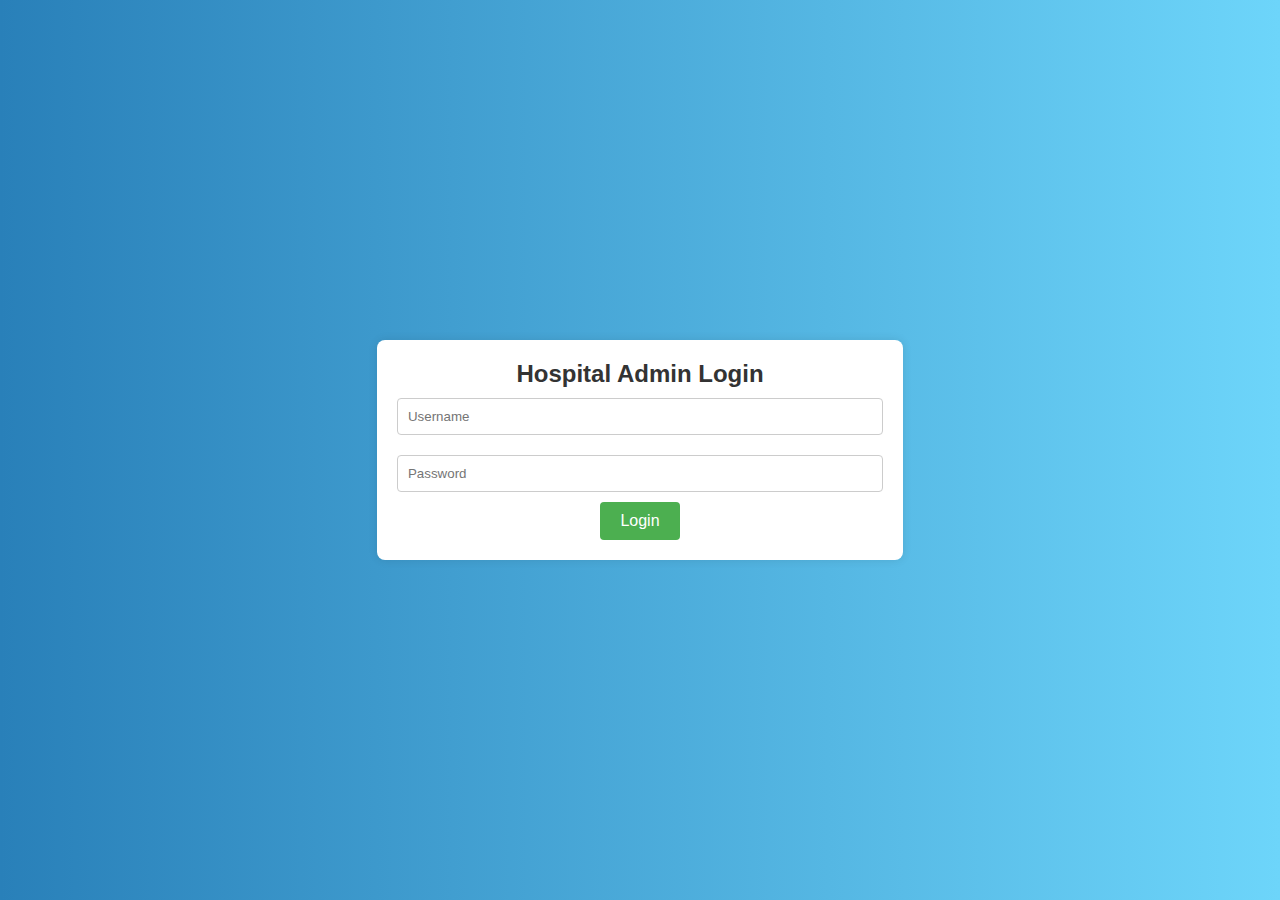
<file: adminlogin.html>
<!DOCTYPE html>
<html lang="en">

<head>
    <meta charset="UTF-8">
    <meta name="viewport" content="width=device-width, initial-scale=1.0">
    <title>Hospital Admin Login</title>
    <link rel="stylesheet" href="styles.css"> <!-- Link to your stylesheet if you have one -->
    <style>
        body {
            margin: 0;
            padding: 0;
            font-family: 'Arial', sans-serif;
            background: linear-gradient(to right, #2980B9, #6DD5FA);
            display: flex;
            align-items: center;
            justify-content: center;
            height: 100vh;
        }

        .login-container {
            background: #fff;
            padding: 20px;
            border-radius: 8px;
            box-shadow: 0 0 10px rgba(0, 0, 0, 0.1);
            text-align: center;
        }

        h2 {
            color: #333;
        }

        input {
            width: 100%;
            padding: 10px;
            margin: 10px 0;
            box-sizing: border-box;
            border: 1px solid #ccc;
            border-radius: 4px;
        }

        button {
            background-color: #4CAF50;
            color: #fff;
            padding: 10px 20px;
            border: none;
            border-radius: 4px;
            cursor: pointer;
            font-size: 16px;
        }

        button:hover {
            background-color: #45a049;
        }
    </style>
</head>

<body>
    <div class="login-container">
        <h2>Hospital Admin Login</h2>
        <form action="#" method="post">
            <input type="text" id="username" name="username" placeholder="Username" required>
            <input type="password" id="password" name="password" placeholder="Password" required>
            <button type="submit">Login</button>
        </form>
    </div>
</body>

</html>
</file>
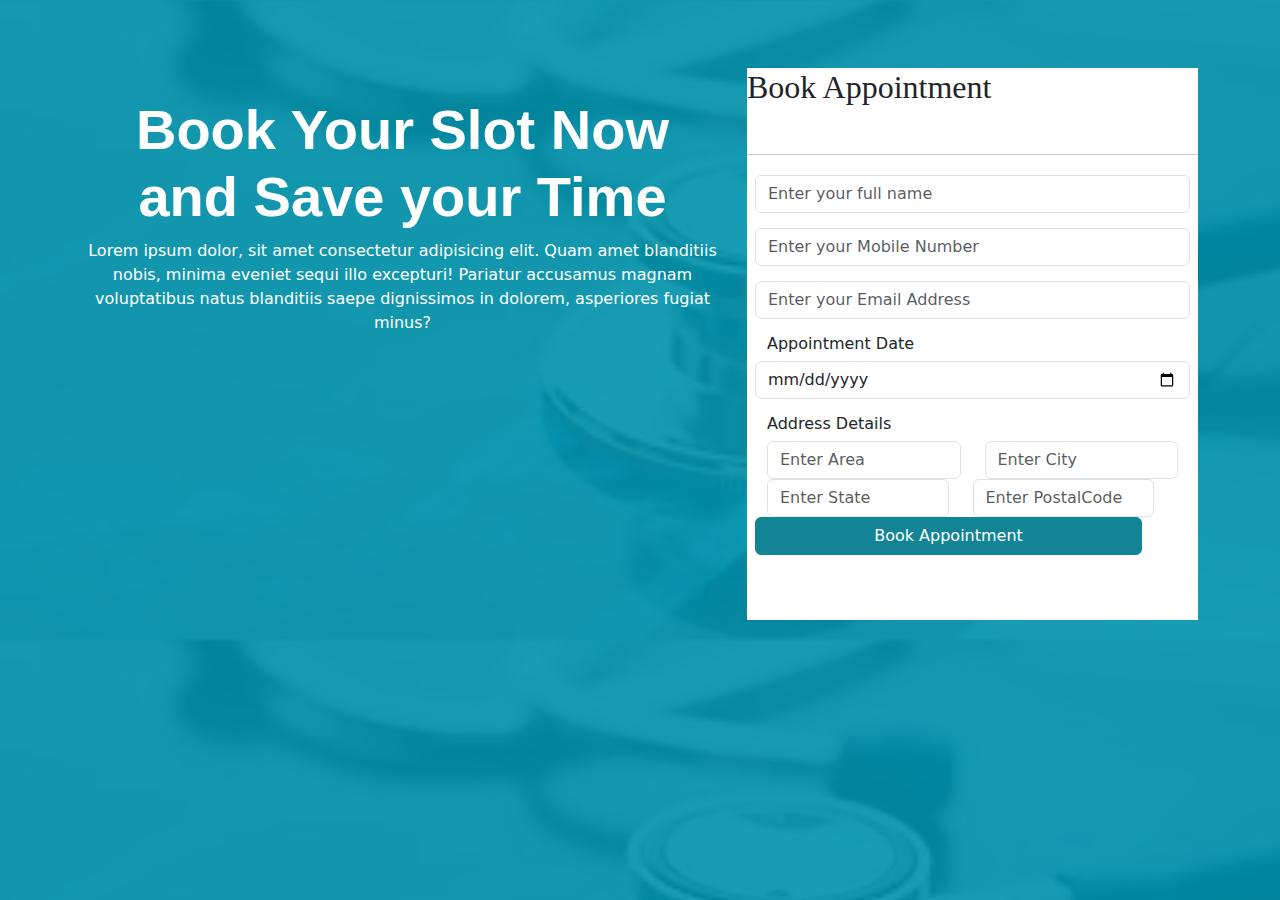
<file: appoint.html>
<!DOCTYPE html>
<html lang="en">
<head>
    <meta charset="UTF-8">
    <meta name="viewport" content="width=device-width, initial-scale=1.0">
    <title>Book Appointment</title>
    <link rel="stylesheet" href="styles1.css">
    <link rel="stylesheet" href="bootstrap.css">
    <link rel="stylesheet" href="datepicker.css">
<body>
    <div class="inner-layer">
        <div class="container">
            <div class="row">
                <div class="col-sm-7">
                    <div class="content">
                        <h1>Book Your Slot Now and Save your Time</h1>
                        <p>Lorem ipsum dolor, sit amet consectetur adipisicing elit. Quam amet blanditiis nobis, minima eveniet sequi illo excepturi! Pariatur accusamus magnam voluptatibus natus blanditiis saepe dignissimos in dolorem, asperiores fugiat minus?</p>
                    

                    </div>
                </div>
                <div class="col-sm-5">
                    <div class="form-data">
                        <h2>Book Appointment</h2>
                        <div class="form-head">

                        </div>
                        <div class="form-body">
                            <div class="row form-row">
                                <input type="text" placeholder="Enter your full name" class="form-control">
                            </div>
                            <div class="row form-row">
                                <input type="text" placeholder="Enter your Mobile Number" class="form-control">
                            </div>
                            <div class="row form-row">
                                <input type="text" placeholder="Enter your Email Address" class="form-control">
                            </div>
                            <div class="row form-row">
                                <h6>Appointment Date</h6>
        
                                <input type="date" placeholder="Appointment Date" class="form-control">
                            </div>
                            <h6>Address Details</h6>
                            <div class="row form-row">
                                <div class="col-sm-6">
                                    <input type="text" placeholder="Enter Area" class="form-control">
                                </div>
                                <div class="col-sm-6">
                                    <input type="text" placeholder="Enter City" class="form-control">
                                </div>
                                <div class="row form-row">
                                    <div class="col-sm-6">
                                        <input type="text" placeholder="Enter State" class="form-control">
                                    </div>
                                    <div class="col-sm-6">
                                        <input type="text" placeholder="Enter PostalCode" class="form-control">
                                    </div>
                                    <div class="row form-row">
                                        <button class="btn btn-success btn-appointment">
                                           Book Appointment 
                                        </button>
                                    </div>
                            </div>
                        </div>
                    </div>
                </div>
            </div>
        </div>
    </div>
    <script src="bootstrap-datepicker.js"></script>
    
</body>
</html>
</file>
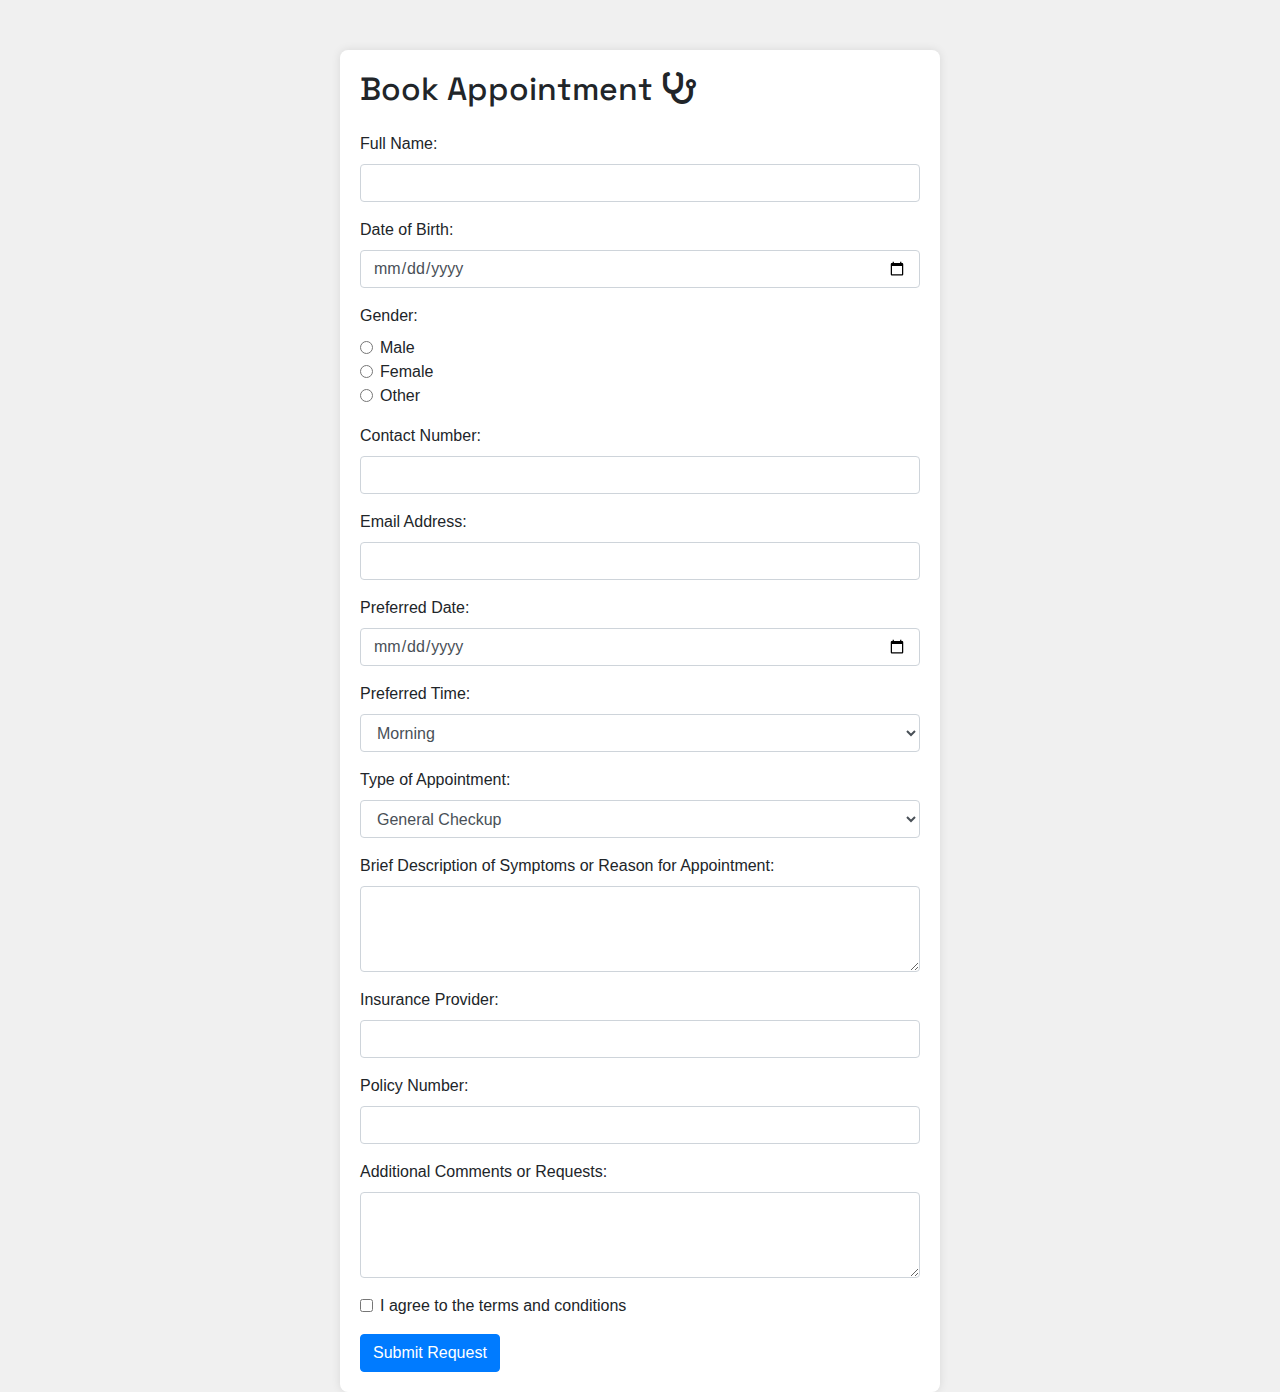
<file: appoint2.html>
<!DOCTYPE html>
<html lang="en">
<head>
  <meta charset="UTF-8">
  <meta name="viewport" content="width=device-width, initial-scale=1.0">
  <title>Hospital Appointment Request</title>
  <!-- Bootstrap CSS -->
  <link rel="stylesheet" href="https://stackpath.bootstrapcdn.com/bootstrap/4.5.2/css/bootstrap.min.css">
  <link rel="stylesheet" href="https://cdnjs.cloudflare.com/ajax/libs/font-awesome/6.5.1/css/all.min.css">
  <style>
    body {
      background-color: #f8f9fa;
    }
    .container {
      max-width: 600px;
      margin-top: 50px;
    }
  </style>
</head>
<body>

<div class="container">
  <h2 class="mb-4">Book Appointment  <i class="fa-solid fa-stethoscope"></i></h2>
  <form action="https://formspree.io/f/mnqeajvo" method="post">
   
      

  

    <!-- Patient Information -->
    <div class="form-group">
      <label for="fullName">Full Name:</label>
      <input type="text" class="form-control" id="fullName" required>
    </div>
    <div class="form-group">
      <label for="dob">Date of Birth:</label>
      <input type="date" class="form-control" id="dob" required>
    </div>
    <div class="form-group">
      <label>Gender:</label>
      <div class="form-check">
        <input class="form-check-input" type="radio" name="gender" id="male" value="male" required>
        <label class="form-check-label" for="male">Male</label>
      </div>
      <div class="form-check">
        <input class="form-check-input" type="radio" name="gender" id="female" value="female" required>
        <label class="form-check-label" for="female">Female</label>
      </div>
      <div class="form-check">
        <input class="form-check-input" type="radio" name="gender" id="other" value="other" required>
        <label class="form-check-label" for="other">Other</label>
      </div>
    </div>
    <div class="form-group">
      <label for="contactNumber">Contact Number:</label>
      <input type="tel" class="form-control" id="contactNumber" required>
    </div>
    <div class="form-group">
      <label for="email">Email Address:</label>
      <input type="email"  class="form-control" id="Email" name="_replyto" required>
    </div>

    <!-- Appointment Details -->
    <div class="form-group">
      <label for="preferredDate">Preferred Date:</label>
      <input type="date" class="form-control" id="preferredDate" required>
    </div>
    <div class="form-group">
      <label for="preferredTime">Preferred Time:</label>
      <select class="form-control" id="preferredTime" required>
        <option value="morning">Morning</option>
        <option value="afternoon">Afternoon</option>
        <option value="evening">Evening</option>
      </select>
    </div>
    <div class="form-group">
      <label>Type of Appointment:</label>
      <select class="form-control" id="appointmentType" required>
        <option value="generalCheckup">General Checkup</option>
        <option value="specialistConsultation">Specialist Consultation</option>
        <option value="diagnosticTest">Diagnostic Test</option>
        <option value="other">Other</option>
      </select>
    </div>

    <!-- Medical History -->
    <div class="form-group">
      <label for="symptoms">Brief Description of Symptoms or Reason for Appointment:</label>
      <textarea class="form-control" id="symptoms" rows="3"></textarea>
    </div>

    <!-- Insurance Information -->
    <div class="form-group">
      <label for="insuranceProvider">Insurance Provider:</label>
      <input type="text" class="form-control" id="insuranceProvider">
    </div>
    <div class="form-group">
      <label for="policyNumber">Policy Number:</label>
      <input type="text" class="form-control" id="policyNumber">
    </div>

    <!-- Additional Comments or Requests -->
    <div class="form-group">
      <label for="additionalComments">Additional Comments or Requests:</label>
      <textarea class="form-control" id="additionalComments" rows="3"></textarea>
    </div>

    <!-- Terms and Conditions -->
    <div class="form-check">
      <input class="form-check-input" type="checkbox" id="termsAndConditions" required>
      <label class="form-check-label" for="termsAndConditions">I agree to the terms and conditions</label>
    </div>

    <!-- Submit Button -->
    <button type="submit" class="btn btn-primary mt-3">Submit Request</button>
    
  
  </form>
</div>

<!-- Bootstrap JS and Popper.js -->
<script src="https://code.jquery.com/jquery-3.5.1.slim.min.js"></script>
<script src="https://cdn.jsdelivr.net/npm/@popperjs/core@2.10.2/dist/umd/popper.min.js"></script>
<script src="https://stackpath.bootstrapcdn.com/bootstrap/4.5.2/js/bootstrap.min.js"></script>
<style>
    @import url('https://fonts.googleapis.com/css2?family=Dancing+Script:wght@400;500&family=Kanit&family=Noto+Sans:wght@200&family=Quicksand:wght@600&family=Space+Grotesk:wght@600&family=Varela+Round&display=swap');
    h2{
        font-family: 'Space Grotesk', sans-serif;
    }
    
    body {
      background-color: #f0f0f0;
    }
  
    .container {
      max-width: 600px;
      margin-top: 50px;
      background-color: #ffffff;
      padding: 20px;
      border-radius: 8px;
      box-shadow: 0 0 10px rgba(0, 0, 0, 0.1);
    }
  
    /* Submit button styles */
    button[type="submit"] {
      background-color: #007bff; /* Default background color */
      color: #ffffff; /* Default text color */
      transition: background-color 0.3s ease; /* Transition effect for smooth hover */
    }
  
    button[type="submit"]:hover {
      background-color: #0056b3; /* Hover background color */
    }
    
</style>

</body>
</html>
</file>
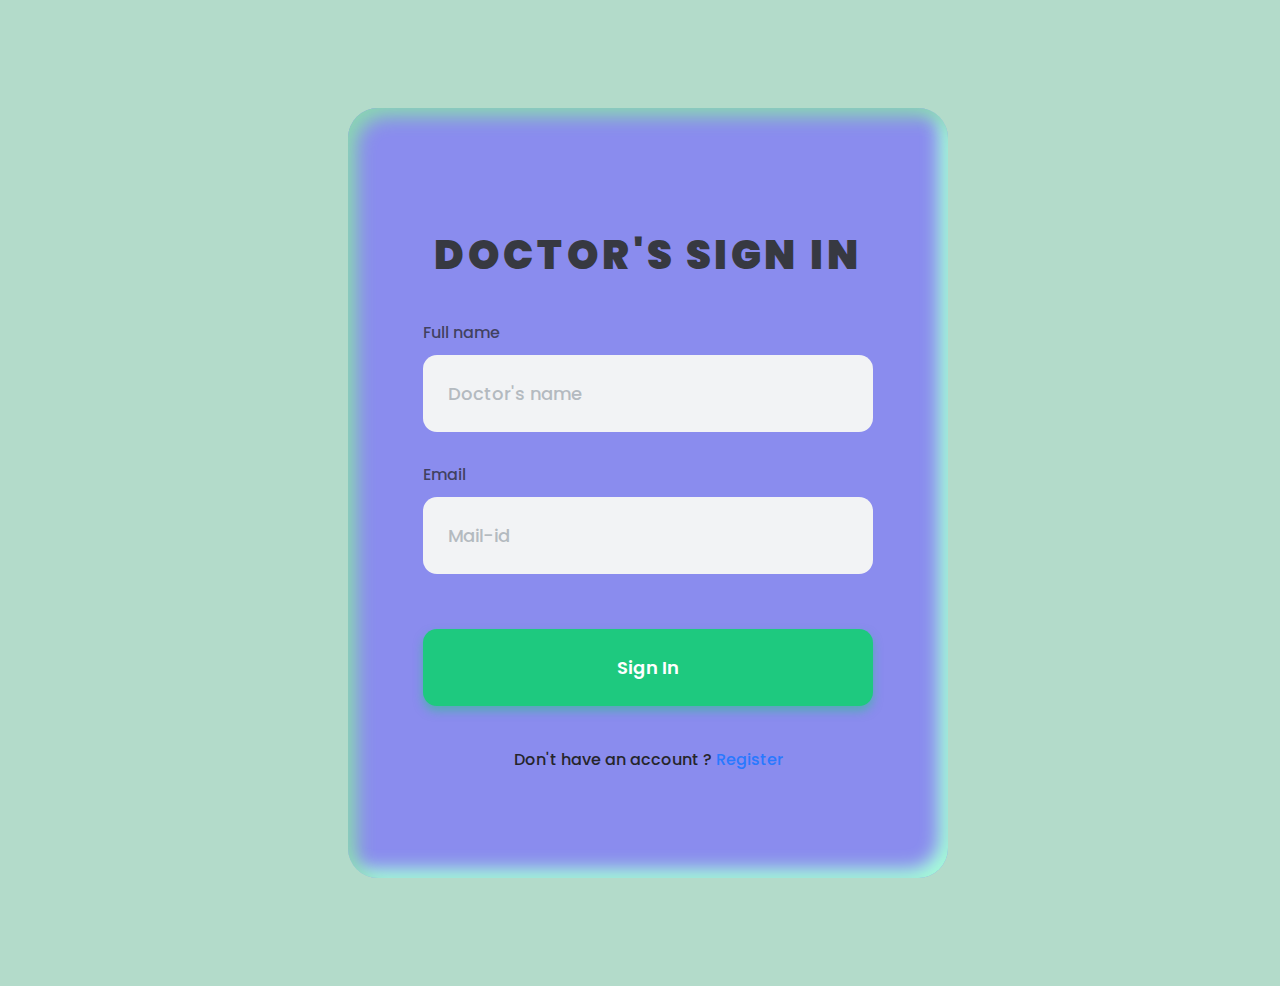
<file: doclogin.html>
<!DOCTYPE html>
<html lang="en">
  <head>
    <meta charset="UTF-8" />
    <meta name="viewport" content="width=device-width, initial-scale=1.0" />
    <meta http-equiv="X-UA-Compatible" content="ie=edge" />
    <link rel="stylesheet" href="https://stackpath.bootstrapcdn.com/font-awesome/4.7.0/css/font-awesome.min.css"/>
    <link rel="stylesheet" href="doclogin.css" />
    <title>Doctor's signup</title>
    
  </head>
  <body>
    <div class="signup">
      <h1 class="signup-heading">Doctor's Sign In</h1>
      <form action="#" class="signup-form" autocomplete="off">
        <label for="fullname" class="signup-label">Full name</label>
        <input type="text" id="fullname" class="signup-input" placeholder="Doctor's name">
        <label for="email" class="signup-label">Email</label>
        <input type="email" id="email" class="signup-input" placeholder="Mail-id">
        <button class="signup-submit">Sign In</button>
      </form>
      <p class="signup-already">
        <span>Don't have an account ?</span>
        <a href="docreg.html" class="signup-login-link">Register</a>
      </p>
    </div>
  </body>
</html>
</file>
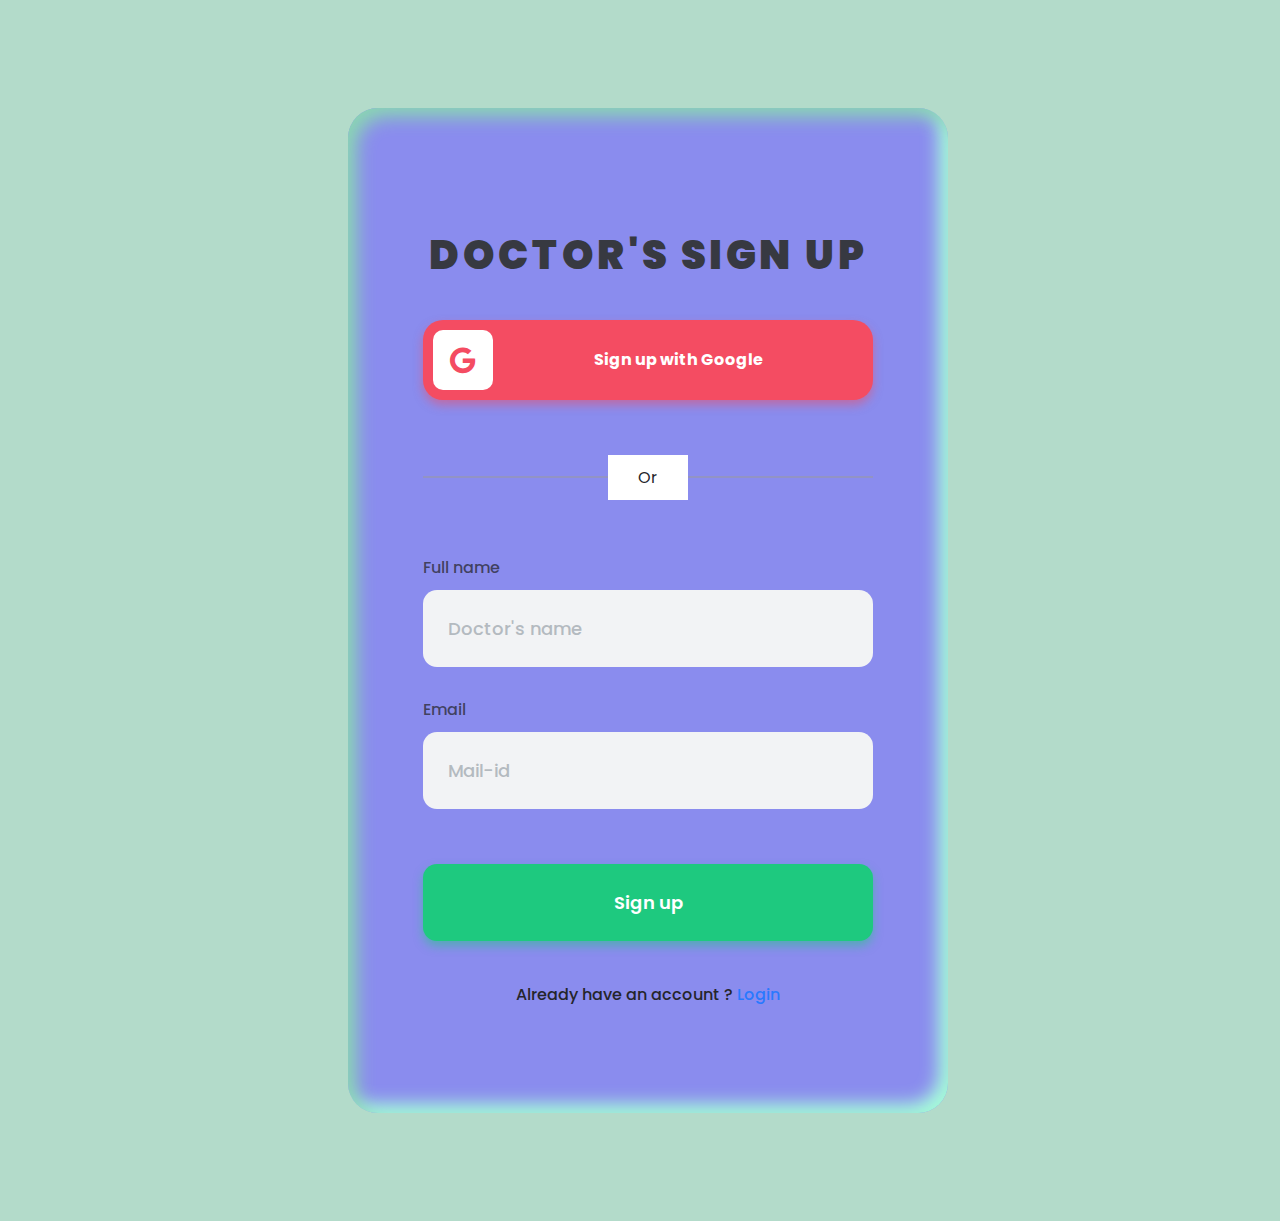
<file: docreg.html>
<!DOCTYPE html>
<html lang="en">
  <head>
    <meta charset="UTF-8" />
    <meta name="viewport" content="width=device-width, initial-scale=1.0" />
    <meta http-equiv="X-UA-Compatible" content="ie=edge" />
    <link rel="stylesheet" href="https://stackpath.bootstrapcdn.com/font-awesome/4.7.0/css/font-awesome.min.css"/>
    <link rel="stylesheet" href="docreg.css" />
    <title>Doctor's signup</title>
    
  </head>
  <body>
    <div class="signup">
      <h1 class="signup-heading">Doctor's Sign up</h1>
      <button class="signup-social">
        <i class="fa fa-google signup-social-icon"></i>
        <span class="signup-social-text">Sign up with Google</span>
      </button>
      <div class="signup-or"><span>Or</span></div>
      <form action="#" class="signup-form" autocomplete="off">
        <label for="fullname" class="signup-label">Full name</label>
        <input type="text" id="fullname" class="signup-input" placeholder="Doctor's name">
        <label for="email" class="signup-label">Email</label>
        <input type="email" id="email" class="signup-input" placeholder="Mail-id">
        <button class="signup-submit">Sign up</button>
      </form>
      <p class="signup-already">
        <span>Already have an account ?</span>
        <a href="doclogin.html" class="signup-login-link">Login</a>
      </p>
    </div>
  </body>
</html>
</file>
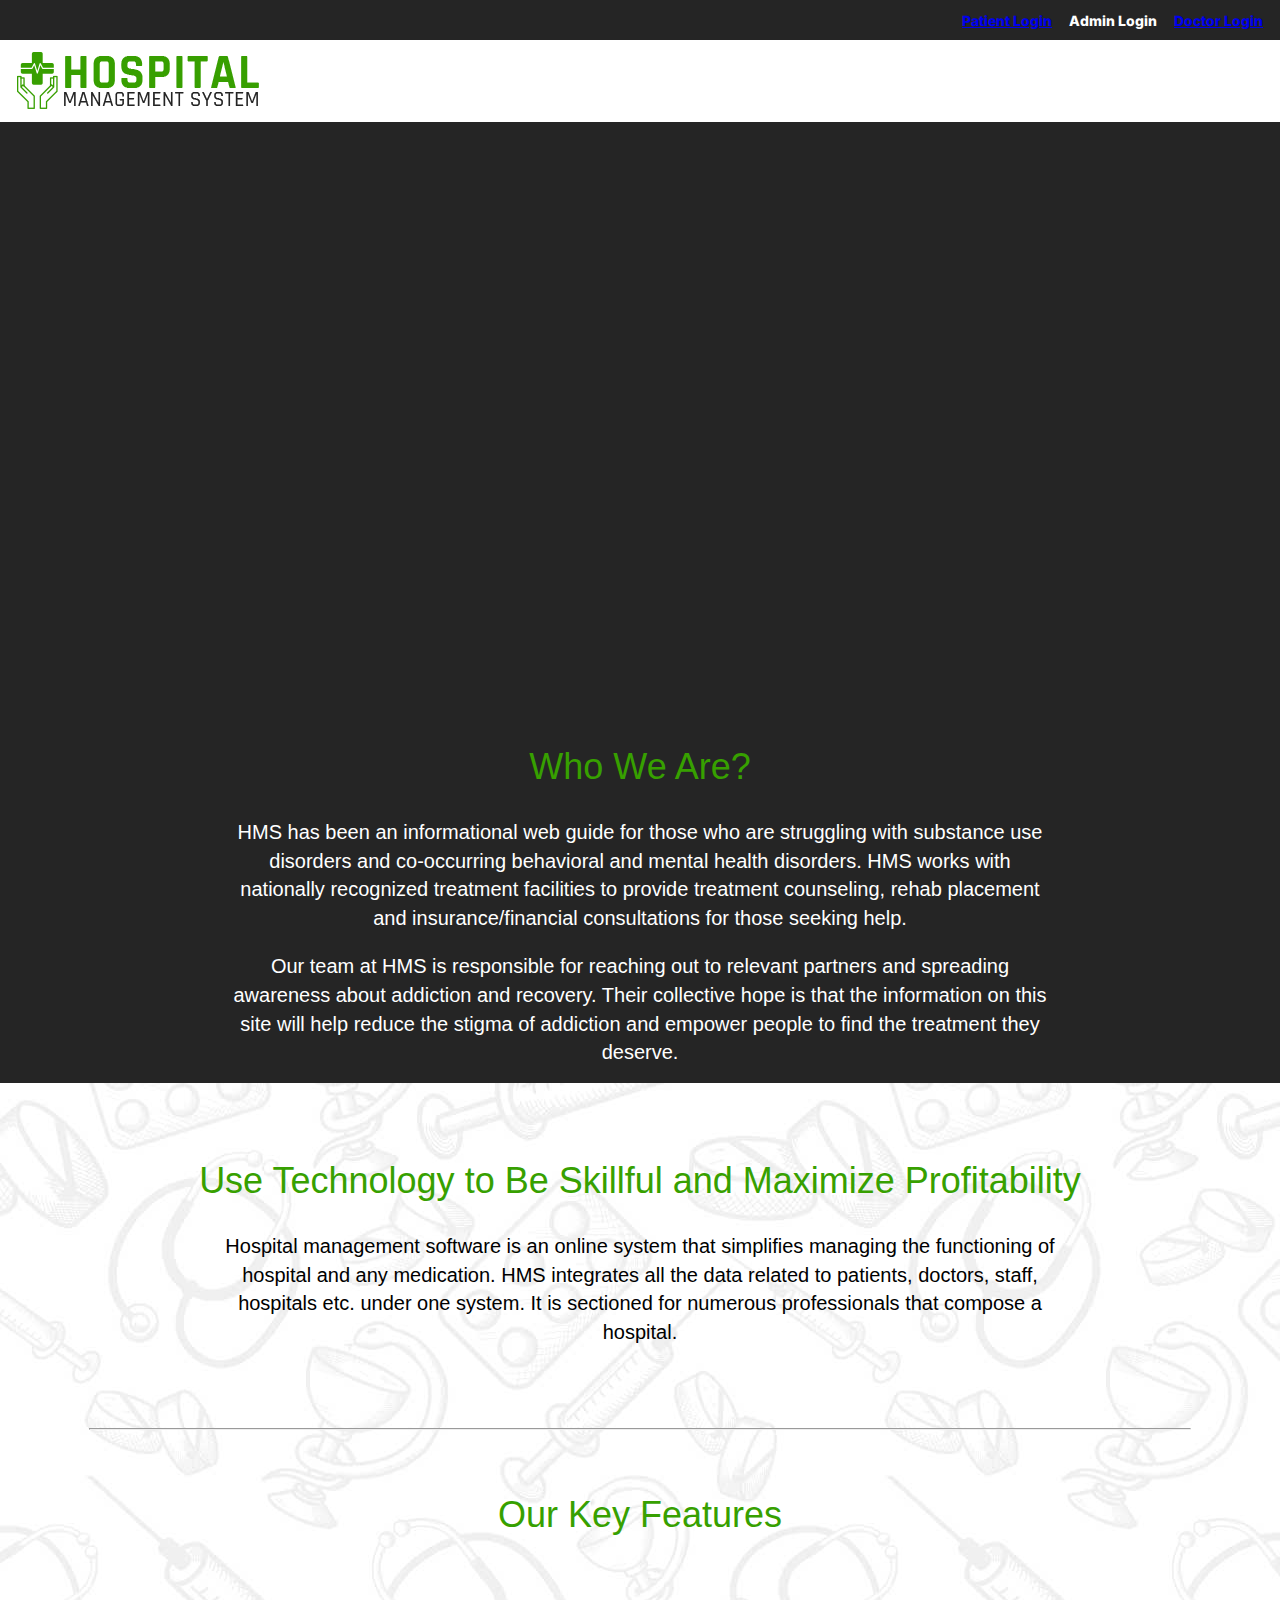
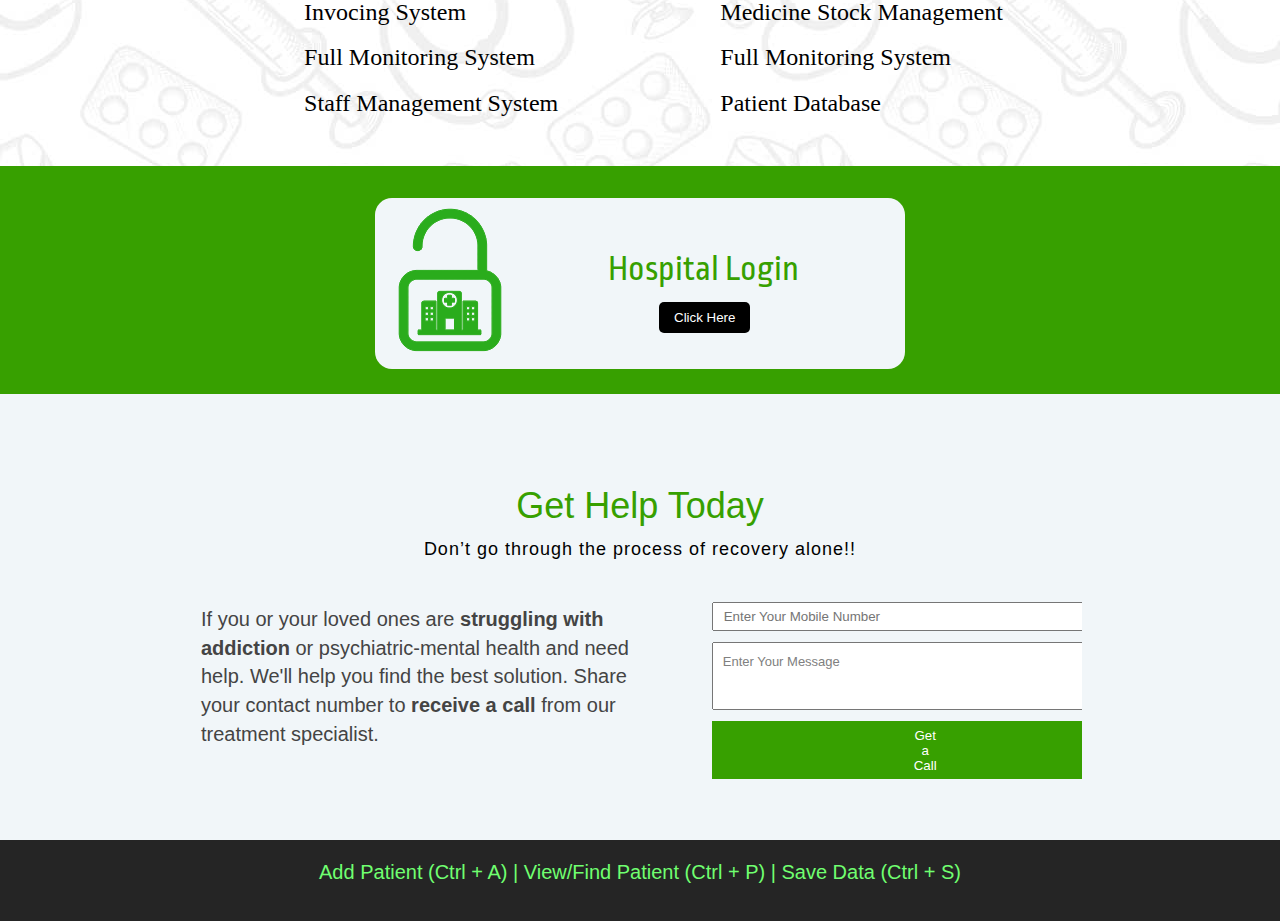
<file: index3.html>
<!DOCTYPE html>
<html lang="en">

<head>
    <meta charset="UTF-8">
    <meta name="viewport" content="width=device-width, initial-scale=1.0">
    <link rel="preconnect" href="https://fonts.googleapis.com">
    <link rel="preconnect" href="https://fonts.gstatic.com" crossorigin>
    <link
        href="https://fonts.googleapis.com/css2?family=Inter:wght@300&family=Roboto:wght@100&family=Ropa+Sans&display=swap"
        rel="stylesheet">
    <title>Document</title>
    <link rel="stylesheet" href="homepage.css">
</head>

<body>
    <div class="nav">
        <div class="first_nav">
            <ul>
                <a href="index2.html">
                <li>Patient Login</li>
                </a>
                 
                <li>Admin Login</li>
                <a href="docreg.html">
                <li>Doctor Login</li>
                </a>
                </ul>
        </div>
        <div class="second_nav">
            <div class="logo">
                <img src="logo.png" alt="No image">
            </div>
            <div class="btns">
                <ul>
                    <li>
                        <a href="" >Home</a>
                    </li>
                    <li>
                        <a href="">Contact</a>
                    </li>
                </ul>
            </div>
        </div>
    </div>
    <div class="image_slider">
        <div class="image">

        </div>
        <div class="who">
            <h2>Who We Are?</h2>
            <p>HMS has been an informational web guide for those who are struggling with substance use disorders and
                co-occurring behavioral and mental health disorders. HMS works with nationally recognized treatment
                facilities to provide treatment counseling, rehab placement and insurance/financial consultations for
                those
                seeking help.</p>
            <p>Our team at HMS is responsible for reaching out to relevant partners and spreading awareness about
                addiction and recovery. Their collective hope is that the information on this site will help reduce the
                stigma of addiction and empower people to find the treatment they deserve.</p>
        </div>
    </div>
    <div class="main-content">
        <div class="home-content">
            <h2>Use Technology to Be Skillful and Maximize Profitability</h2>
            <p>Hospital management software is an online system that simplifies managing the functioning of hospital and
                any medication. HMS integrates all the data related to patients, doctors, staff, hospitals etc. under
                one system. It is sectioned for numerous professionals that compose a hospital.</p>
        </div>
        <hr>
        <div class="key-features">
            <h2>Our Key Features</h2>
            <div class="list">
                <ul>
                    <li>Invocing System</li>
                    <li>Full Monitoring System</li>
                    <li>Staff Management System</li>
                </ul>
                <ul>
                    <li>Medicine Stock Management</li>
                    <li>Full Monitoring System</li>
                    <li>Patient Database</li>
                </ul>
            </div>
        </div>
    </div>
    <section class="login">
        <div class="container">
            <div class="img">
                <img src="hospital-login.png">
            </div>
            <div class="content">
                <h3>Hospital Login</h3>
            <a href="index2.html">
                <button>Click Here</button>
            </a>
            </div>
        </div>
    </section>
    <div class="help">
        <h2>Get Help Today</h2>
        <h4>Don’t go through the process of recovery alone!!</h4>
        <div id="content">
            <p>If you or your loved ones are <b>struggling with addiction</b> or psychiatric-mental health and need help. We'll
                help you find the best solution. Share your contact number to <b>receive a call</b> from our treatment
                specialist.
            </p>
            <div class="form">
                <input type="tel" placeholder="Enter Your Mobile Number ">
                <textarea cols="30" rows="10">Enter Your Message</textarea>
                <button>Get a Call</button>
            </div>
        </div>
    </div>
    <div class="footer">
        <h2>Add Patient (Ctrl + A) | View/Find Patient (Ctrl + P) | Save Data (Ctrl + S)</h2>
    </div>
</body>

</html>
</file>
<file: styles.css>
*{
    margin: 0;
    padding: 0;
    font-family:'Trebuchet MS', 'Lucida Sans Unicode', 'Lucida Grande', 'Lucida Sans', Arial, sans-serif;
}
.hero{
    height: 100%;
    width: 100%;
    background-image:linear-gradient(rgba(0,0,0,0.4),rgba(0,0,0,0.4)),url(photo.jpg);
    background-position: center;
    background-size: cover;
    position: absolute;

}
.form-box{
    width:380px;
    height: 480px;
    position: relative;
    margin: 6% auto;
    background: #fff;
    padding: 5px;
    overflow: hidden;
}
.button-box{
    width: 220px;
    margin: 35px auto;
    position:relative;
    box-shadow: 0 0 20px 9px #ff61241f;
    border-radius: 30px;
}
.toggle-btn{
    padding: 10px 30px;
    cursor: pointer;
    background: transparent;
    border: 0;
    outline: none;
    position: relative;

}
.btn{
    top:0;
    left: 0;
    position: absolute;
    width: 110px;
    height: 100%;
    background: linear-gradient(to right,#ff105f,#ffad06);
    border-radius: 30px;
    transition: .5s;
}
.input-group{
    top:180px;
    position:absolute;
    width:280px;
    transition:.5s;
}
.input-field{
    width:100%;
    padding: 10px 0;
    margin:5px 0;
    border-left: 0;
    border-top:0;
    border-right: 0;
    border-bottom: 1px solid #999;
    outline: none;
    background: transparent;
}
.submit-btn{
    width: 85%;
    padding: 10px 30px;
    cursor: pointer;
    display: block;
    margin: auto;
    background: linear-gradient(to right,#ff105f,#ffad06);
    border:0;
    outline: none;
    border-radius: 30px;


}
.check-box{
    margin: 30px 10px 30px 0;
}
span{
    color: #777;
    font-size: 12px;
    bottom: 68px;
    position: absolute;
}
#login{
    left: 50px;
}
#register{
    left: 50px;
}
</file>
<file: styles1.css>
body{
    width: 100%;
    height:100%;
    background-image: url(img.jpeg);
    background-size: cover;
     
}
.inner-layer{
    position: absolute;
    width: 100%;
    height: 100%;
    background-color: rgba(0,147,173,0.9);
    overflow: auto;
}
.form-data{
    margin-top: 15%;
    background-color:#fff;

}
.form-body{
    padding: 20px;
}
.form-head{
    padding:20px;
    border-bottom: 1px solid #ccc;
}
.form-head h2{
    font-size: 22px;
    font-weight:600;
}
.no-margin{
    margin:0px;

}
.form-row{
    margin-bottom: 15px;
}
.form-control{
    background-color: #f7f7ff;
}
.form-control:focus{
    box-shadow: none;
    border:3px solid #138496;

}
.btn-appointment{
    background-color: #138496 !important;
    border-color: #138496 !important;
    width: 100%;
}
.content{
    margin-top: 15%;
    text-align: center;
    color: #FFF;
}
.content h1{
    font-weight:600;
    font-size: 3.5rem;
    font-family: 'Lucida Sans', 'Lucida Sans Regular', 'Lucida Grande', 'Lucida Sans Unicode', Geneva, Verdana, sans-serif;
}
.datepicker td,.datepicker th{
    padding: 8px;
}
.dropdown-menu.datepicker{
    max-width:300px !important;
}
.form-data h2{
    font-family:Georgia, 'Times New Roman', Times, serif;
}
@media screen and (max-width:976px) {
    
}
</file>
<file: doclogin.css>
@import url('https://fonts.googleapis.com/css2?family=Poppins:wght@100;200;300;400;500;600;700;800;900&display=swap');

html {
  font-size: 62.5%;
  font-family: "Poppins", sans-serif;
}
* {
  box-sizing: border-box;
}
body {
  width: 100%;
  min-height: 100vh;
  background-color: #f2f3f5;
  display: flex;
  align-items: center;
  justify-content: center;
  padding: 100px 0;
  background-color: #b3dbca;
}
.signup {
  padding: 90px 75px;
  background-color: #fff;
  width: 100%;
  max-width: 600px;
  border-radius: 30px;
  background: #8a8cee;
  box-shadow: inset 9px 9px 18px #8ad4b4,
            inset -9px -9px 18px #a8ffdc;
}
.signup-heading {
  font-size: 40px;
  font-weight: 900;
  color: #373941;
  text-align: center;
  margin-bottom: 35px;
  text-transform: uppercase;
  letter-spacing: 0.1em;
}
.signup-social {
  padding: 10px;
  border-radius: 20px;
  display: block;
  width: 100%;
  color: white;
  font-size: 16px;
  font-weight: bold;
  font-family: "Poppins", sans-serif;
  border: 0;
  background-color: #f44c62;
  display: flex;
  align-items: center;
  cursor: pointer;
  outline: none;
  box-shadow: 0 5px 10px 0 #f44c6280;
}
.signup-social-icon {
  width: 60px;
  height: 60px;
  border-radius: 10px;
  background-color: white;
  display: flex;
  align-items: center;
  justify-content: center;
  color: #f44c62;
  font-size: 30px;
}
.signup-social-text {
  display: block;
  margin: 0 auto;
}
.signup-or {
  text-align: center;
  font-size: 16px;
  color: #25252b;
  margin: 55px auto;
  position: relative;
}
.signup-or span {
  display: inline-block;
  padding: 10px 30px;
  background-color: #fff;
  position: relative;
  z-index: 2;
}
.signup-or:after {
  content: "";
  width: 100%;
  height: 1px;
  background-color: #999;
  position: absolute;
  top: 50%;
  left: 0;
  transform: translateY(-50%);
}
.signup-label {
  font-size: 16px;
  color: #25252bbc;
  font-weight: 500;
  margin-bottom: 10px;
  display: inline-block;
  cursor: pointer;
}
.signup-input {
  display: block;
  width: 100%;
  padding: 25px;
  border-radius: 14px;
  background-color: #f2f3f5;
  outline: none;
  border: 0;
  font-family: "Poppins", sans-serif;
  font-size: 18px;
  margin-bottom: 30px;
}
.signup-input::-webkit-input-placeholder {
  color: #b4bac0;
  font-weight: 500;
}
.signup-input::-moz-input-placeholder {
  color: #b4bac0;
  font-weight: 500;
}
.signup-submit {
  padding: 25px;
  color: white;
  font-size: 18px;
  text-align: center;
  border: 0;
  outline: none;
  display: inline-block;
  width: 100%;
  border-radius: 14px;
  background-color: #1ec97f;
  font-family: "Poppins", sans-serif;
  cursor: pointer;
  font-weight: 600;
  box-shadow: 0 5px 10px 0 #1ec97f80;
  margin-top: 25px;
  margin-bottom: 25px;
}
.signup-already {
  text-align: center;
  font-size: 16px;
  color: #25252b;
  font-weight: 500;
}
.signup-login-link {
  color: #2979ff;
  text-decoration: none;
}
</file>
<file: docreg.css>
@import url('https://fonts.googleapis.com/css2?family=Poppins:wght@100;200;300;400;500;600;700;800;900&display=swap');

html {
  font-size: 62.5%;
  font-family: "Poppins", sans-serif;
}
* {
  box-sizing: border-box;
}
body {
  width: 100%;
  min-height: 100vh;
  background-color: #f2f3f5;
  display: flex;
  align-items: center;
  justify-content: center;
  padding: 100px 0;
  background-color: #b3dbca;
}
.signup {
  padding: 90px 75px;
  background-color: #fff;
  width: 100%;
  max-width: 600px;
  border-radius: 30px;
  background: #8a8cee;
  box-shadow: inset 9px 9px 18px #8ad4b4,
            inset -9px -9px 18px #a8ffdc;
}
.signup-heading {
  font-size: 40px;
  font-weight: 900;
  color: #373941;
  text-align: center;
  margin-bottom: 35px;
  text-transform: uppercase;
  letter-spacing: 0.1em;
}
.signup-social {
  padding: 10px;
  border-radius: 20px;
  display: block;
  width: 100%;
  color: white;
  font-size: 16px;
  font-weight: bold;
  font-family: "Poppins", sans-serif;
  border: 0;
  background-color: #f44c62;
  display: flex;
  align-items: center;
  cursor: pointer;
  outline: none;
  box-shadow: 0 5px 10px 0 #f44c6280;
}
.signup-social-icon {
  width: 60px;
  height: 60px;
  border-radius: 10px;
  background-color: white;
  display: flex;
  align-items: center;
  justify-content: center;
  color: #f44c62;
  font-size: 30px;
}
.signup-social-text {
  display: block;
  margin: 0 auto;
}
.signup-or {
  text-align: center;
  font-size: 16px;
  color: #25252b;
  margin: 55px auto;
  position: relative;
}
.signup-or span {
  display: inline-block;
  padding: 10px 30px;
  background-color: #fff;
  position: relative;
  z-index: 2;
}
.signup-or:after {
  content: "";
  width: 100%;
  height: 1px;
  background-color: #999;
  position: absolute;
  top: 50%;
  left: 0;
  transform: translateY(-50%);
}
.signup-label {
  font-size: 16px;
  color: #25252bbc;
  font-weight: 500;
  margin-bottom: 10px;
  display: inline-block;
  cursor: pointer;
}
.signup-input {
  display: block;
  width: 100%;
  padding: 25px;
  border-radius: 14px;
  background-color: #f2f3f5;
  outline: none;
  border: 0;
  font-family: "Poppins", sans-serif;
  font-size: 18px;
  margin-bottom: 30px;
}
.signup-input::-webkit-input-placeholder {
  color: #b4bac0;
  font-weight: 500;
}
.signup-input::-moz-input-placeholder {
  color: #b4bac0;
  font-weight: 500;
}
.signup-submit {
  padding: 25px;
  color: white;
  font-size: 18px;
  text-align: center;
  border: 0;
  outline: none;
  display: inline-block;
  width: 100%;
  border-radius: 14px;
  background-color: #1ec97f;
  font-family: "Poppins", sans-serif;
  cursor: pointer;
  font-weight: 600;
  box-shadow: 0 5px 10px 0 #1ec97f80;
  margin-top: 25px;
  margin-bottom: 25px;
}
.signup-already {
  text-align: center;
  font-size: 16px;
  color: #25252b;
  font-weight: 500;
}
.signup-login-link {
  color: #2979ff;
  text-decoration: none;
}
</file>
<file: homepage.css>
html{
    scroll-behavior: smooth;
}
body {
    margin: 0%;
    padding: 0%;
}

.first_nav {
    display: flex;
    align-items: center;
    justify-content: end;
    background-color: #252525;
    color: white;
    height: 40px;
    font-family: 'Times New Roman', Times, serif;
}

.first_nav ul {
    display: flex;
}

.first_nav li {
    display: flex;
    margin-right: 17px;
    font-family: 'Inter', sans-serif;
    font-size: 14px;
    font-weight: 800;
}
.first_nav li:hover {
    color: #37a000;
    cursor: pointer;
}

.second_nav {
    display: flex;
    align-items: center;
    height: 82px;
}

.second_nav img {
    display: flex;
    margin: -1px 1034px 1px 16px
}

.second_nav ul {
    display: flex;
    height: 82px;
}

.second_nav ul li {
    display: flex;
}

.second_nav ul li a {
    position: relative;
    padding: 29px 18px 18px 22px;
    font-size: 17px;
    font-family: 'Poppins', sans-serif;
    font-weight: normal;
    color: black;
    text-decoration: none;
}

.second_nav ul li a::after {
    content: "";
    position: absolute;
    height: 3px;
    width: 0%;
    background: #37a000;
    left: 25%;
    bottom: 4px;
    transition: all 0.5s ease-in;
}

.second_nav ul li a.active::after {
    content: "";
    position: absolute;
    height: 3px;
    width: 58%;
    background: #37a000;
    left: 25%;
    bottom: 4px;
}
.second_nav ul li a.active{
    color: #37a000;
}


.second_nav ul li a:hover {
    color: #37a000;
    background-color: rgb(238, 236, 231);
}

.second_nav ul li a:hover::after {
    width: 58%;
}

.image_slider {
    background-color: #252525;
    height: 961px;
}

.image {
    height: 560px;
}

h2 {
    margin-top: 64px;
    text-align: center;
    color: #37a000;
    font-size: 36px;
    font-family: "Raleway", sans-serif;
    font-weight: 100;
}

h4 {
    margin-top: -18px;
    text-align: center;
    font-family: "Raleway", sans-serif;
    font-weight: 100;
    font-size: 18px;
    letter-spacing: 1px;
}

.who p {
    text-align: center;
    color: white;
    font-size: 20px;
    font-family: "Helvetica Neue", Helvetica, Arial, sans-serif;
    margin: 0px 230px 19px 230px;
    line-height: 1.44;
}

hr {
    width: 1100px;
}

.main-content {
    background-image: url(content_bg.jpg);
    height: 683px;
    margin-top: -65px;
}

.main-content p {
    text-align: center;
    color: black;
    font-size: 20px;
    font-family: "Helvetica Neue", Helvetica, Arial, sans-serif;
    margin: 0px 224px 19px 224px;
    line-height: 1.44;
}

.home-content {
    margin-top: 65px;
    margin-bottom: 81px;
    padding-top: 13px;
}

.key-features {
    margin-top: 20px;
}

.list {
    display: flex;
    font-size: 24px;
    justify-content: center;
    line-height: 1.89;
    margin-left: -135px;
}

.list ul li {
    list-style: none;
    margin-left: 122px;
}

.login {
    display: flex;
    justify-content: center;
    background-color: #37a000;
    height: 228px;
}

.container {
    display: flex;
    background-color: #F1F6F9;
    height: 171px;
    width: 530px;
    margin-top: 32px;
    border-radius: 17px;
}

.content {
    margin: 36px 92px;
}

.content button {
    background-color: black;
    color: white;
    border-radius: 5px;
    border-block: none;
    border-right: none;
    border-left: none;
    padding: 8px 15px 8px 15px;
    margin: -18px 0px 0px 42px;
    transition: 0.3s;
}

.content button:hover {
    background-color: #37a000;
    border-bottom: #37a000;
    border-right: #37a000;
    border-top: #37a000;
    border-left: #37a000;
    cursor: pointer;
}

.container h3 {
    font-family: 'Ropa Sans', sans-serif;
    color: #37a000;
    font-size: 35px;
    font-weight: 500;
    margin: 17px 0 20px -9px;
}

.container img {
    margin-top: 9px;
}

.help{
    background-color:#F1F6F9;
    height: 446px;
    margin-top: -64px;
}
.help h2{
    margin-top: 64px;
    text-align: center;
    color: #37a000;
    font-size: 36px;
    font-family: "Raleway", sans-serif;
    font-weight: 100;
    padding-top: 91px;
}

#content {
    display: flex;
    margin-top: 42px;
}

#content p {
    color: #444;
    font-size: 20px;
    font-family: "Helvetica Neue", Helvetica, Arial, sans-serif;
    margin: 3px 58px 19px 201px;
    line-height: 1.44;
}
.form{
    margin-right: 198px;
    overflow-x: hidden;
    overflow-y: auto;
}
.form input{
    padding-left: 10px;
    padding-right: 327px;
    padding-bottom: 5px;
    padding-top: 5px;
}
.form textarea{
    height: 55px;
    width: 492px;
    padding: 11px 0px 0px 10px;
    margin-top: 11px;
    font-size: 13px;
    font-family: sans-serif;
    color: gray;
}

.form button{
    padding-left: 202px;
    padding-right: 239px;
    padding-bottom: 6px;
    padding-top: 7px;
    background-color: #37a000;
    color: white;
    margin-top: 7px;
    transition: 0.3s;
    border-bottom: #37a000;
    border-right: #37a000;
    border-top: #37a000;
    border-left: #37a000;
}
.form button:hover{
    background-color:#252525;
    cursor: pointer;
}

.footer{
    background-color: #252525;
    height: 81px;
    margin-top: -64px;
}

.footer h2{
    padding-top: 21px;
    text-align: center;
    color: #70ff70;
    font-size: 20px;
    font-family: "Raleway", sans-serif;
    font-weight: 100;
}
</file>
<file: datepicker.css>
/*!
 * Datepicker for Bootstrap
 *
 * Copyright 2012 Stefan Petre
 * Improvements by Andrew Rowls
 * Licensed under the Apache License v2.0
 * http://www.apache.org/licenses/LICENSE-2.0
 *
 */
.datepicker {
  padding: 4px;
  margin-top: 1px;
  -webkit-border-radius: 4px;
  -moz-border-radius: 4px;
  border-radius: 4px;
  direction: ltr;
  /*.dow {
		border-top: 1px solid #ddd !important;
	}*/

}
.datepicker-inline {
  width: 220px;
}
.datepicker.datepicker-rtl {
  direction: rtl;
}
.datepicker.datepicker-rtl table tr td span {
  float: right;
}
.datepicker-dropdown {
  top: 0;
  left: 0;
}
.datepicker-dropdown:before {
  content: '';
  display: inline-block;
  border-left: 7px solid transparent;
  border-right: 7px solid transparent;
  border-bottom: 7px solid #ccc;
  border-bottom-color: rgba(0, 0, 0, 0.2);
  position: absolute;
  top: -7px;
  left: 6px;
}
.datepicker-dropdown:after {
  content: '';
  display: inline-block;
  border-left: 6px solid transparent;
  border-right: 6px solid transparent;
  border-bottom: 6px solid #ffffff;
  position: absolute;
  top: -6px;
  left: 7px;
}
.datepicker > div {
  display: none;
}
.datepicker.days div.datepicker-days {
  display: block;
}
.datepicker.months div.datepicker-months {
  display: block;
}
.datepicker.years div.datepicker-years {
  display: block;
}
.datepicker table {
  margin: 0;
}
.datepicker td,
.datepicker th {
  text-align: center;
  width: 20px;
  height: 20px;
  -webkit-border-radius: 4px;
  -moz-border-radius: 4px;
  border-radius: 4px;
  border: none;
}
.table-striped .datepicker table tr td,
.table-striped .datepicker table tr th {
  background-color: transparent;
}
.datepicker table tr td.day:hover {
  background: #eeeeee;
  cursor: pointer;
}
.datepicker table tr td.old,
.datepicker table tr td.new {
  color: #999999;
}
.datepicker table tr td.disabled,
.datepicker table tr td.disabled:hover {
  background: none;
  color: #999999;
  cursor: default;
}
.datepicker table tr td.today,
.datepicker table tr td.today:hover,
.datepicker table tr td.today.disabled,
.datepicker table tr td.today.disabled:hover {
  background-color: #fde19a;
  background-image: -moz-linear-gradient(top, #fdd49a, #fdf59a);
  background-image: -ms-linear-gradient(top, #fdd49a, #fdf59a);
  background-image: -webkit-gradient(linear, 0 0, 0 100%, from(#fdd49a), to(#fdf59a));
  background-image: -webkit-linear-gradient(top, #fdd49a, #fdf59a);
  background-image: -o-linear-gradient(top, #fdd49a, #fdf59a);
  background-image: linear-gradient(top, #fdd49a, #fdf59a);
  background-repeat: repeat-x;
  filter: progid:DXImageTransform.Microsoft.gradient(startColorstr='#fdd49a', endColorstr='#fdf59a', GradientType=0);
  border-color: #fdf59a #fdf59a #fbed50;
  border-color: rgba(0, 0, 0, 0.1) rgba(0, 0, 0, 0.1) rgba(0, 0, 0, 0.25);
  filter: progid:DXImageTransform.Microsoft.gradient(enabled=false);
}
.datepicker table tr td.today:hover,
.datepicker table tr td.today:hover:hover,
.datepicker table tr td.today.disabled:hover,
.datepicker table tr td.today.disabled:hover:hover,
.datepicker table tr td.today:active,
.datepicker table tr td.today:hover:active,
.datepicker table tr td.today.disabled:active,
.datepicker table tr td.today.disabled:hover:active,
.datepicker table tr td.today.active,
.datepicker table tr td.today:hover.active,
.datepicker table tr td.today.disabled.active,
.datepicker table tr td.today.disabled:hover.active,
.datepicker table tr td.today.disabled,
.datepicker table tr td.today:hover.disabled,
.datepicker table tr td.today.disabled.disabled,
.datepicker table tr td.today.disabled:hover.disabled,
.datepicker table tr td.today[disabled],
.datepicker table tr td.today:hover[disabled],
.datepicker table tr td.today.disabled[disabled],
.datepicker table tr td.today.disabled:hover[disabled] {
  background-color: #fdf59a;
}
.datepicker table tr td.today:active,
.datepicker table tr td.today:hover:active,
.datepicker table tr td.today.disabled:active,
.datepicker table tr td.today.disabled:hover:active,
.datepicker table tr td.today.active,
.datepicker table tr td.today:hover.active,
.datepicker table tr td.today.disabled.active,
.datepicker table tr td.today.disabled:hover.active {
  background-color: #fbf069 \9;
}
.datepicker table tr td.active,
.datepicker table tr td.active:hover,
.datepicker table tr td.active.disabled,
.datepicker table tr td.active.disabled:hover {
  background-color: #006dcc;
  background-image: -moz-linear-gradient(top, #0088cc, #0044cc);
  background-image: -ms-linear-gradient(top, #0088cc, #0044cc);
  background-image: -webkit-gradient(linear, 0 0, 0 100%, from(#0088cc), to(#0044cc));
  background-image: -webkit-linear-gradient(top, #0088cc, #0044cc);
  background-image: -o-linear-gradient(top, #0088cc, #0044cc);
  background-image: linear-gradient(top, #0088cc, #0044cc);
  background-repeat: repeat-x;
  filter: progid:DXImageTransform.Microsoft.gradient(startColorstr='#0088cc', endColorstr='#0044cc', GradientType=0);
  border-color: #0044cc #0044cc #002a80;
  border-color: rgba(0, 0, 0, 0.1) rgba(0, 0, 0, 0.1) rgba(0, 0, 0, 0.25);
  filter: progid:DXImageTransform.Microsoft.gradient(enabled=false);
  color: #fff;
  text-shadow: 0 -1px 0 rgba(0, 0, 0, 0.25);
}
.datepicker table tr td.active:hover,
.datepicker table tr td.active:hover:hover,
.datepicker table tr td.active.disabled:hover,
.datepicker table tr td.active.disabled:hover:hover,
.datepicker table tr td.active:active,
.datepicker table tr td.active:hover:active,
.datepicker table tr td.active.disabled:active,
.datepicker table tr td.active.disabled:hover:active,
.datepicker table tr td.active.active,
.datepicker table tr td.active:hover.active,
.datepicker table tr td.active.disabled.active,
.datepicker table tr td.active.disabled:hover.active,
.datepicker table tr td.active.disabled,
.datepicker table tr td.active:hover.disabled,
.datepicker table tr td.active.disabled.disabled,
.datepicker table tr td.active.disabled:hover.disabled,
.datepicker table tr td.active[disabled],
.datepicker table tr td.active:hover[disabled],
.datepicker table tr td.active.disabled[disabled],
.datepicker table tr td.active.disabled:hover[disabled] {
  background-color: #0044cc;
}
.datepicker table tr td.active:active,
.datepicker table tr td.active:hover:active,
.datepicker table tr td.active.disabled:active,
.datepicker table tr td.active.disabled:hover:active,
.datepicker table tr td.active.active,
.datepicker table tr td.active:hover.active,
.datepicker table tr td.active.disabled.active,
.datepicker table tr td.active.disabled:hover.active {
  background-color: #003399 \9;
}
.datepicker table tr td span {
  display: block;
  width: 23%;
  height: 54px;
  line-height: 54px;
  float: left;
  margin: 1%;
  cursor: pointer;
  -webkit-border-radius: 4px;
  -moz-border-radius: 4px;
  border-radius: 4px;
}
.datepicker table tr td span:hover {
  background: #eeeeee;
}
.datepicker table tr td span.disabled,
.datepicker table tr td span.disabled:hover {
  background: none;
  color: #999999;
  cursor: default;
}
.datepicker table tr td span.active,
.datepicker table tr td span.active:hover,
.datepicker table tr td span.active.disabled,
.datepicker table tr td span.active.disabled:hover {
  background-color: #006dcc;
  background-image: -moz-linear-gradient(top, #0088cc, #0044cc);
  background-image: -ms-linear-gradient(top, #0088cc, #0044cc);
  background-image: -webkit-gradient(linear, 0 0, 0 100%, from(#0088cc), to(#0044cc));
  background-image: -webkit-linear-gradient(top, #0088cc, #0044cc);
  background-image: -o-linear-gradient(top, #0088cc, #0044cc);
  background-image: linear-gradient(top, #0088cc, #0044cc);
  background-repeat: repeat-x;
  filter: progid:DXImageTransform.Microsoft.gradient(startColorstr='#0088cc', endColorstr='#0044cc', GradientType=0);
  border-color: #0044cc #0044cc #002a80;
  border-color: rgba(0, 0, 0, 0.1) rgba(0, 0, 0, 0.1) rgba(0, 0, 0, 0.25);
  filter: progid:DXImageTransform.Microsoft.gradient(enabled=false);
  color: #fff;
  text-shadow: 0 -1px 0 rgba(0, 0, 0, 0.25);
}
.datepicker table tr td span.active:hover,
.datepicker table tr td span.active:hover:hover,
.datepicker table tr td span.active.disabled:hover,
.datepicker table tr td span.active.disabled:hover:hover,
.datepicker table tr td span.active:active,
.datepicker table tr td span.active:hover:active,
.datepicker table tr td span.active.disabled:active,
.datepicker table tr td span.active.disabled:hover:active,
.datepicker table tr td span.active.active,
.datepicker table tr td span.active:hover.active,
.datepicker table tr td span.active.disabled.active,
.datepicker table tr td span.active.disabled:hover.active,
.datepicker table tr td span.active.disabled,
.datepicker table tr td span.active:hover.disabled,
.datepicker table tr td span.active.disabled.disabled,
.datepicker table tr td span.active.disabled:hover.disabled,
.datepicker table tr td span.active[disabled],
.datepicker table tr td span.active:hover[disabled],
.datepicker table tr td span.active.disabled[disabled],
.datepicker table tr td span.active.disabled:hover[disabled] {
  background-color: #0044cc;
}
.datepicker table tr td span.active:active,
.datepicker table tr td span.active:hover:active,
.datepicker table tr td span.active.disabled:active,
.datepicker table tr td span.active.disabled:hover:active,
.datepicker table tr td span.active.active,
.datepicker table tr td span.active:hover.active,
.datepicker table tr td span.active.disabled.active,
.datepicker table tr td span.active.disabled:hover.active {
  background-color: #003399 \9;
}
.datepicker table tr td span.old {
  color: #999999;
}
.datepicker th.switch {
  width: 145px;
}
.datepicker thead tr:first-child th,
.datepicker tfoot tr:first-child th {
  cursor: pointer;
}
.datepicker thead tr:first-child th:hover,
.datepicker tfoot tr:first-child th:hover {
  background: #eeeeee;
}
.input-append.date .add-on i,
.input-prepend.date .add-on i {
  display: block;
  cursor: pointer;
  width: 16px;
  height: 16px;
}
</file>
